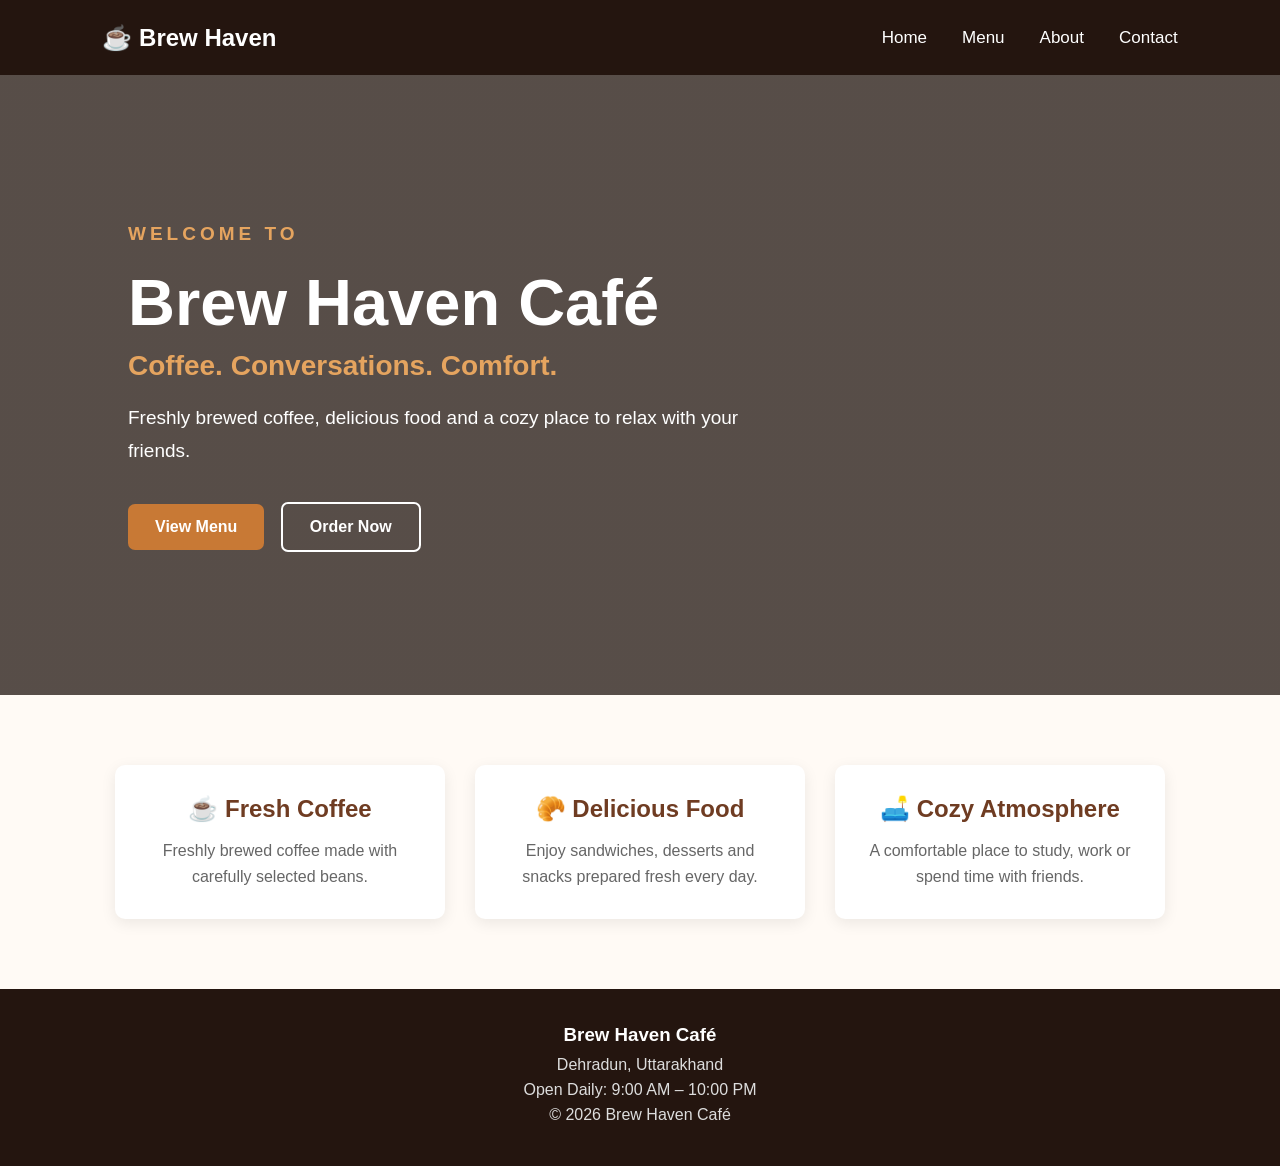
<file: index.html>
<!DOCTYPE html>
<html lang="en">

<head>
    <meta charset="UTF-8">
    <meta name="viewport" content="width=device-width, initial-scale=1.0">

    <title>Brew Haven Café</title>

    <link rel="stylesheet" href="style.css">
</head>

<body>

    <!-- Navigation Bar -->
    <nav>
        <div class="logo">☕ Brew Haven</div>

        <ul>
            <li><a href="index.html">Home</a></li>
            <li><a href="menu.html">Menu</a></li>
            <li><a href="about.html">About</a></li>
            <li><a href="contact.html">Contact</a></li>
        </ul>
    </nav>


    <!-- Main Home Section -->
    <section class="hero">

        <div class="hero-content">

            <p class="small-title">WELCOME TO</p>

            <h1>Brew Haven Café</h1>

            <h2>Coffee. Conversations. Comfort.</h2>

            <p>
                Freshly brewed coffee, delicious food and a cozy place
                to relax with your friends.
            </p>

            <div class="buttons">

                <a href="menu.html" class="btn">
                    View Menu
                </a>

                <a href="contact.html" class="btn secondary">
                    Order Now
                </a>

            </div>

        </div>

    </section>


    <!-- Features -->
    <section class="features">

        <div class="feature">
            <h2>☕ Fresh Coffee</h2>
            <p>Freshly brewed coffee made with carefully selected beans.</p>
        </div>

        <div class="feature">
            <h2>🥐 Delicious Food</h2>
            <p>Enjoy sandwiches, desserts and snacks prepared fresh every day.</p>
        </div>

        <div class="feature">
            <h2>🛋️ Cozy Atmosphere</h2>
            <p>A comfortable place to study, work or spend time with friends.</p>
        </div>

    </section>


    <!-- Footer -->
    <footer>

        <h3>Brew Haven Café</h3>

        <p>Dehradun, Uttarakhand</p>

        <p>Open Daily: 9:00 AM – 10:00 PM</p>

        <p>© 2026 Brew Haven Café</p>

    </footer>

    <script src="script.js"></script>

</body>

</html>
</file>
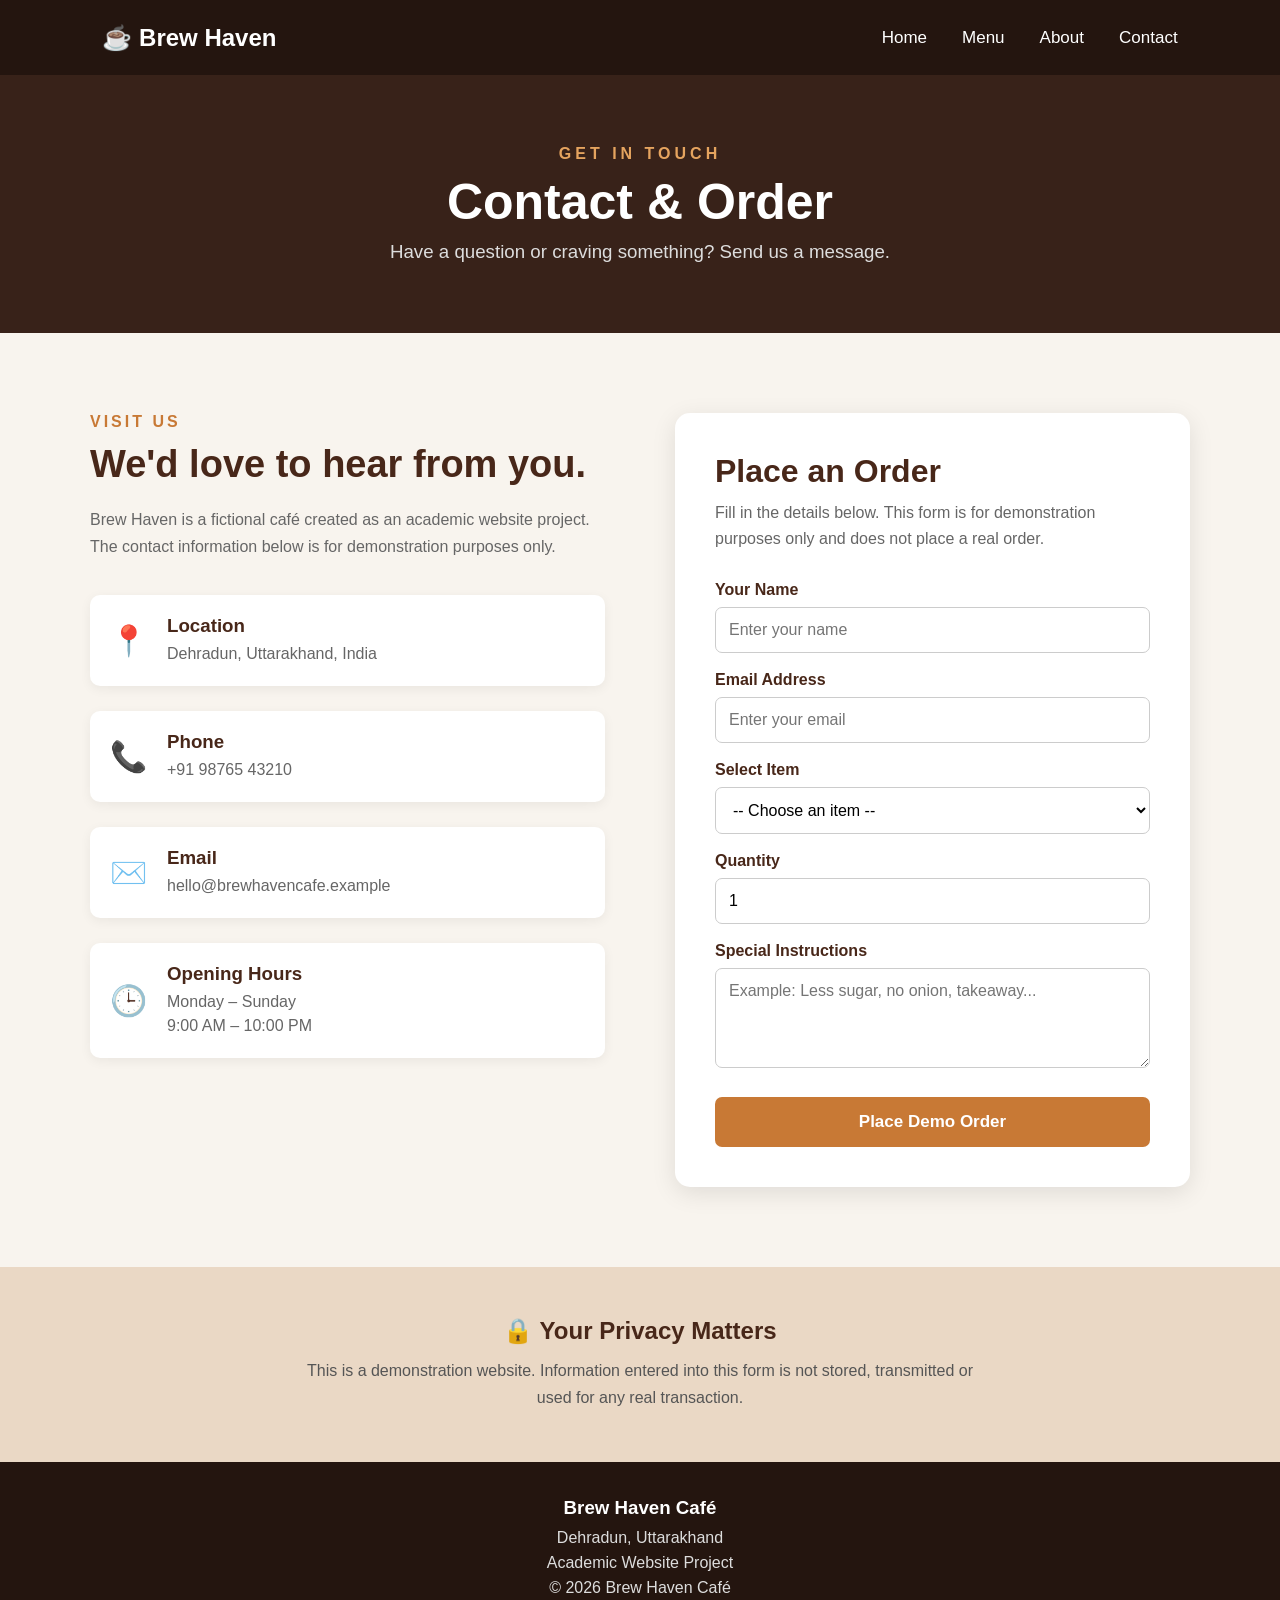
<file: contact.html>
<!DOCTYPE html>
<html lang="en">

<head>
    <meta charset="UTF-8">
    <meta name="viewport" content="width=device-width, initial-scale=1.0">

    <title>Contact & Order | Brew Haven Café</title>

    <link rel="stylesheet" href="style.css">
</head>

<body>

    <!-- Navigation -->
    <nav>

        <div class="logo">☕ Brew Haven</div>

        <ul>
            <li><a href="index.html">Home</a></li>
            <li><a href="menu.html">Menu</a></li>
            <li><a href="about.html">About</a></li>
            <li><a href="contact.html">Contact</a></li>
        </ul>

    </nav>


    <!-- Page Heading -->
    <section class="page-heading">

        <p>GET IN TOUCH</p>

        <h1>Contact & Order</h1>

        <h3>Have a question or craving something? Send us a message.</h3>

    </section>


    <!-- Contact Section -->
    <section class="contact-section">


        <!-- LEFT SIDE -->

        <div class="contact-info">

            <p class="small-title">VISIT US</p>

            <h2>We'd love to hear from you.</h2>

            <p class="contact-description">
                Brew Haven is a fictional café created as an academic
                website project. The contact information below is for
                demonstration purposes only.
            </p>


            <div class="info-box">

                <div class="info-icon">📍</div>

                <div>
                    <h3>Location</h3>
                    <p>Dehradun, Uttarakhand, India</p>
                </div>

            </div>


            <div class="info-box">

                <div class="info-icon">📞</div>

                <div>
                    <h3>Phone</h3>
                    <p>+91 98765 43210</p>
                </div>

            </div>


            <div class="info-box">

                <div class="info-icon">✉️</div>

                <div>
                    <h3>Email</h3>
                    <p>hello@brewhavencafe.example</p>
                </div>

            </div>


            <div class="info-box">

                <div class="info-icon">🕒</div>

                <div>
                    <h3>Opening Hours</h3>
                    <p>Monday – Sunday</p>
                    <p>9:00 AM – 10:00 PM</p>
                </div>

            </div>

        </div>



        <!-- RIGHT SIDE - ORDER FORM -->

        <div class="form-container">

            <h2>Place an Order</h2>

            <p>
                Fill in the details below. This form is for demonstration
                purposes only and does not place a real order.
            </p>


            <form id="orderForm">


                <label for="customerName">
                    Your Name
                </label>

                <input
    type="text"
    id="customerName"
    placeholder="Enter your name"
    minlength="2"
    maxlength="50"
    required
>


                <label for="customerEmail">
                    Email Address
                </label>

                <input
                    type="email"
                    id="customerEmail"
                    placeholder="Enter your email"
                    required
                >


                <label for="foodItem">
                    Select Item
                </label>

                <select id="foodItem" required>

                    <option value="">
                        -- Choose an item --
                    </option>

                    <option value="Cappuccino">
                        Cappuccino - ₹150
                    </option>

                    <option value="Cold Coffee">
                        Cold Coffee - ₹180
                    </option>

                    <option value="Masala Tea">
                        Masala Tea - ₹80
                    </option>

                    <option value="Veg Sandwich">
                        Veg Sandwich - ₹120
                    </option>

                    <option value="White Sauce Pasta">
                        White Sauce Pasta - ₹200
                    </option>

                    <option value="French Fries">
                        French Fries - ₹110
                    </option>

                    <option value="Chocolate Brownie">
                        Chocolate Brownie - ₹100
                    </option>

                    <option value="Butter Croissant">
                        Butter Croissant - ₹90
                    </option>

                    <option value="Cheesecake">
                        Cheesecake - ₹160
                    </option>

                </select>


                <label for="quantity">
                    Quantity
                </label>

                <input
                    type="number"
                    id="quantity"
                    value="1"
                    min="1"
                    max="10"
                    required
                >


                <label for="message">
                    Special Instructions
                </label>

                <textarea
                    id="message"
                    rows="4"
                    placeholder="Example: Less sugar, no onion, takeaway..."
                ></textarea>


                <button type="submit" class="order-button">
                    Place Demo Order
                </button>


                <div id="formMessage"></div>


            </form>

        </div>

    </section>



    <!-- Privacy Note -->

    <section class="privacy-note">

        <h2>🔒 Your Privacy Matters</h2>

        <p>
            This is a demonstration website. Information entered into
            this form is not stored, transmitted or used for any real
            transaction.
        </p>

    </section>



    <!-- Footer -->

    <footer>

        <h3>Brew Haven Café</h3>

        <p>Dehradun, Uttarakhand</p>

        <p>Academic Website Project</p>

        <p>© 2026 Brew Haven Café</p>

    </footer>


    <script src="script.js"></script>

</body>

</html>
</file>
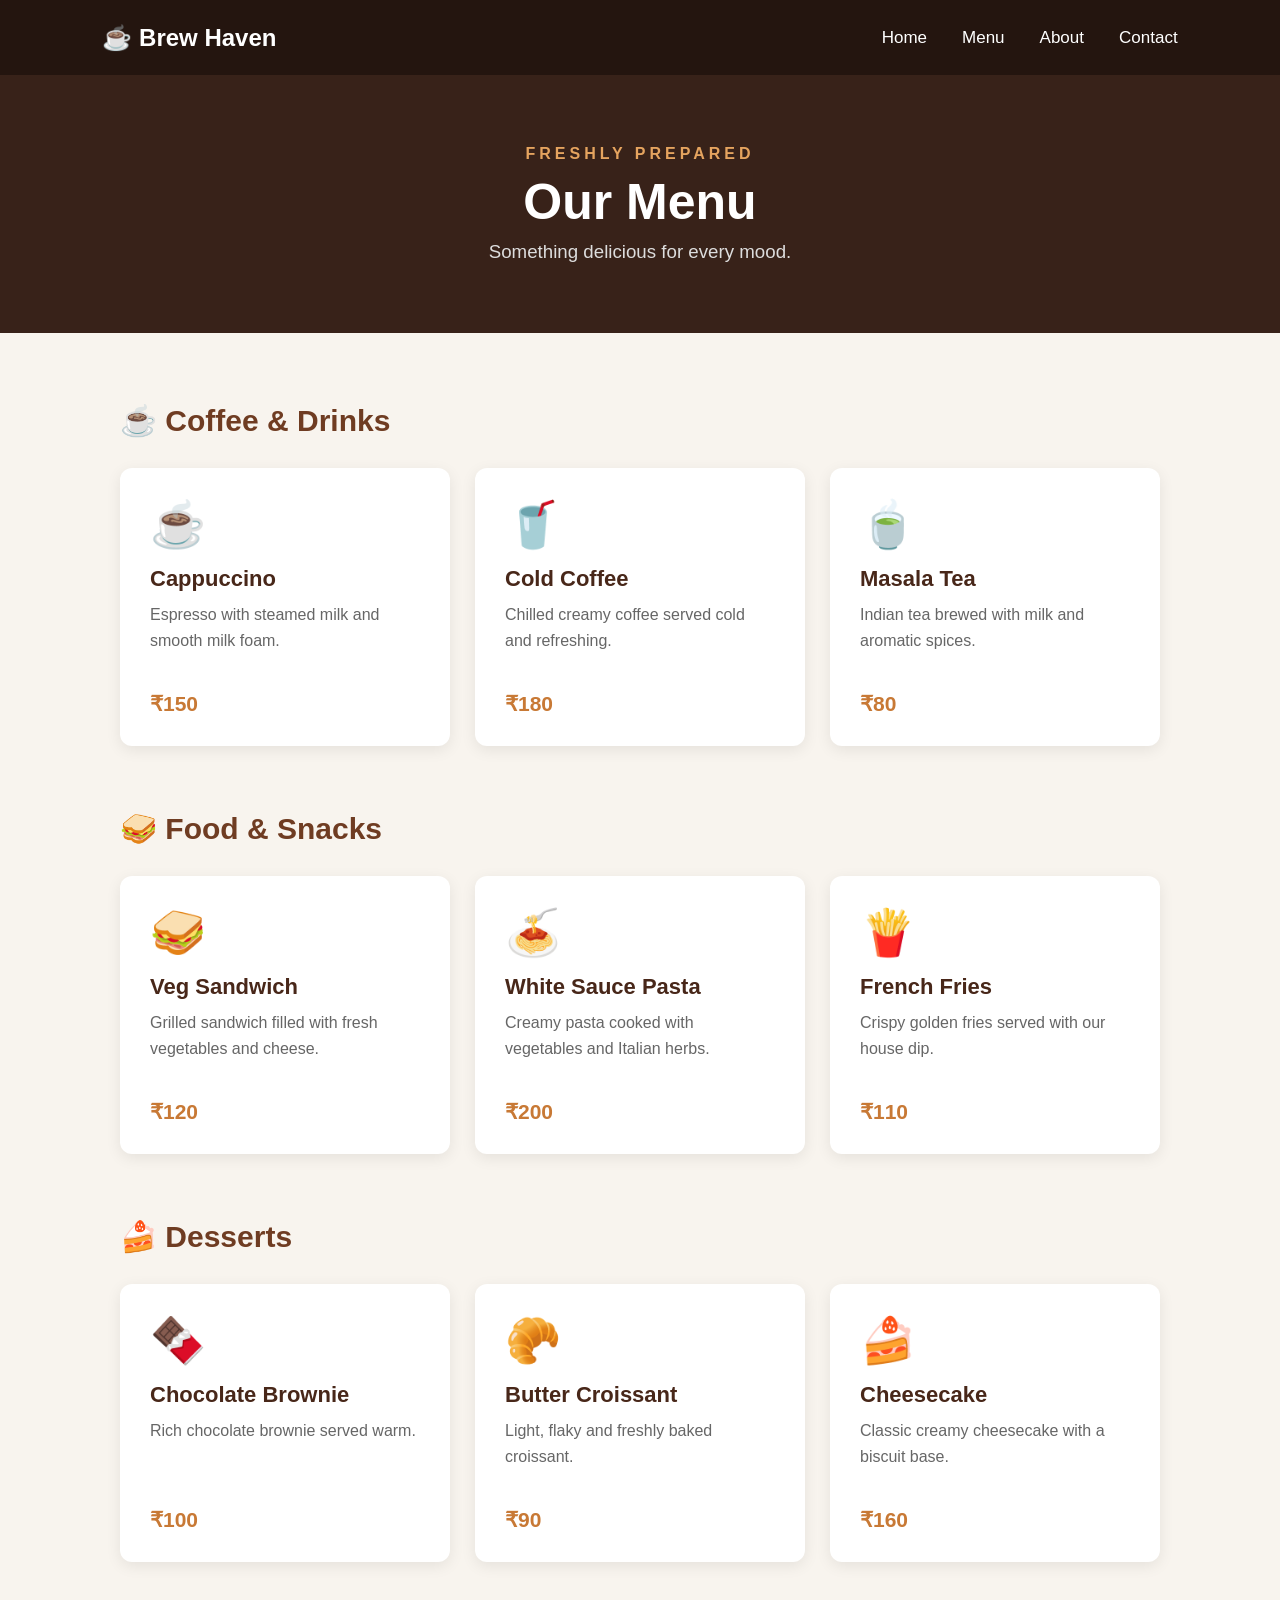
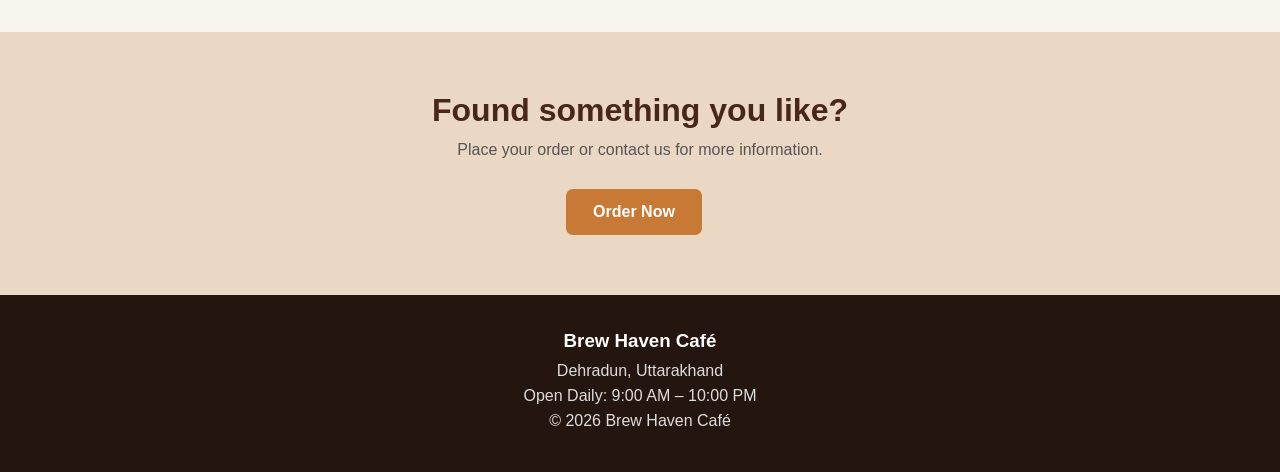
<file: menu.html>
<!DOCTYPE html>
<html lang="en">

<head>
    <meta charset="UTF-8">
    <meta name="viewport" content="width=device-width, initial-scale=1.0">

    <title>Menu | Brew Haven Café</title>

    <link rel="stylesheet" href="style.css">
</head>

<body>

    <!-- Navigation -->
    <nav>

        <div class="logo">☕ Brew Haven</div>

        <ul>
            <li><a href="index.html">Home</a></li>
            <li><a href="menu.html">Menu</a></li>
            <li><a href="about.html">About</a></li>
            <li><a href="contact.html">Contact</a></li>
        </ul>

    </nav>


    <!-- Menu Heading -->
    <section class="page-heading">

        <p>FRESHLY PREPARED</p>

        <h1>Our Menu</h1>

        <h3>Something delicious for every mood.</h3>

    </section>


    <!-- Menu -->
    <section class="menu-section">

        <h2>☕ Coffee & Drinks</h2>

        <div class="menu-grid">

            <div class="menu-card">
                <div class="food-icon">☕</div>
                <h3>Cappuccino</h3>
                <p>Espresso with steamed milk and smooth milk foam.</p>
                <span>₹150</span>
            </div>


            <div class="menu-card">
                <div class="food-icon">🥤</div>
                <h3>Cold Coffee</h3>
                <p>Chilled creamy coffee served cold and refreshing.</p>
                <span>₹180</span>
            </div>


            <div class="menu-card">
                <div class="food-icon">🍵</div>
                <h3>Masala Tea</h3>
                <p>Indian tea brewed with milk and aromatic spices.</p>
                <span>₹80</span>
            </div>

        </div>


        <h2 class="category-title">🥪 Food & Snacks</h2>

        <div class="menu-grid">

            <div class="menu-card">
                <div class="food-icon">🥪</div>
                <h3>Veg Sandwich</h3>
                <p>Grilled sandwich filled with fresh vegetables and cheese.</p>
                <span>₹120</span>
            </div>


            <div class="menu-card">
                <div class="food-icon">🍝</div>
                <h3>White Sauce Pasta</h3>
                <p>Creamy pasta cooked with vegetables and Italian herbs.</p>
                <span>₹200</span>
            </div>


            <div class="menu-card">
                <div class="food-icon">🍟</div>
                <h3>French Fries</h3>
                <p>Crispy golden fries served with our house dip.</p>
                <span>₹110</span>
            </div>

        </div>


        <h2 class="category-title">🍰 Desserts</h2>

        <div class="menu-grid">

            <div class="menu-card">
                <div class="food-icon">🍫</div>
                <h3>Chocolate Brownie</h3>
                <p>Rich chocolate brownie served warm.</p>
                <span>₹100</span>
            </div>


            <div class="menu-card">
                <div class="food-icon">🥐</div>
                <h3>Butter Croissant</h3>
                <p>Light, flaky and freshly baked croissant.</p>
                <span>₹90</span>
            </div>


            <div class="menu-card">
                <div class="food-icon">🍰</div>
                <h3>Cheesecake</h3>
                <p>Classic creamy cheesecake with a biscuit base.</p>
                <span>₹160</span>
            </div>

        </div>

    </section>


    <!-- Order Section -->

    <section class="order-banner">

        <h2>Found something you like?</h2>

        <p>Place your order or contact us for more information.</p>

        <a href="contact.html" class="btn">
            Order Now
        </a>

    </section>


    <!-- Footer -->

    <footer>

        <h3>Brew Haven Café</h3>

        <p>Dehradun, Uttarakhand</p>

        <p>Open Daily: 9:00 AM – 10:00 PM</p>

        <p>© 2026 Brew Haven Café</p>

    </footer>


    <script src="script.js"></script>

</body>

</html>
</file>
<file: style.css>
/* Remove default browser spacing */
* {
    margin: 0;
    padding: 0;
    box-sizing: border-box;
}

body {
    font-family: Arial, sans-serif;
    background-color: #f8f4ee;
    color: #2b1d16;
}


/* ---------------- NAVIGATION ---------------- */

nav {
    height: 75px;
    background-color: #24150f;

    display: flex;
    align-items: center;
    justify-content: space-between;

    padding: 0 8%;
}

.logo {
    color: #ffffff;
    font-size: 24px;
    font-weight: bold;
}

nav ul {
    display: flex;
    list-style: none;
    gap: 35px;
}

nav a {
    color: white;
    text-decoration: none;
    font-size: 17px;
}

nav a:hover {
    color: #d99b5b;
}


/* ---------------- HERO SECTION ---------------- */

.hero {
    min-height: 620px;

    display: flex;
    align-items: center;

    padding: 80px 10%;

    background:
        linear-gradient(
            rgba(25, 13, 8, 0.72),
            rgba(25, 13, 8, 0.72)
        ),
        url("https://images.unsplash.com/photo-1495474472287-4d71bcdd2085");

    background-size: cover;
    background-position: center;

    color: white;
}

.hero-content {
    max-width: 650px;
}

.small-title {
    color: #e5a45f;
    letter-spacing: 4px;
    font-weight: bold;
    margin-bottom: 15px;
}

.hero h1 {
    font-size: 65px;
    margin-bottom: 10px;
}

.hero h2 {
    font-size: 28px;
    color: #e5a45f;
    margin-bottom: 20px;
}

.hero p {
    font-size: 19px;
    line-height: 1.7;
}


/* ---------------- BUTTONS ---------------- */

.buttons {
    margin-top: 35px;
}

.btn {
    display: inline-block;

    background-color: #c87935;
    color: white;

    padding: 14px 27px;

    border-radius: 7px;

    text-decoration: none;
    font-weight: bold;

    margin-right: 12px;
}

.btn:hover {
    background-color: #a85e25;
}

.secondary {
    background-color: transparent;
    border: 2px solid white;
}

.secondary:hover {
    background-color: white;
    color: #2b1d16;
}


/* ---------------- FEATURES ---------------- */

.features {
    display: flex;
    justify-content: center;
    gap: 30px;

    padding: 70px 8%;

    background-color: #fffaf5;
}

.feature {
    max-width: 330px;

    text-align: center;

    padding: 30px;

    background-color: white;

    border-radius: 10px;

    box-shadow: 0 4px 15px rgba(0, 0, 0, 0.08);
}

.feature h2 {
    margin-bottom: 15px;
    color: #6f3c22;
}

.feature p {
    line-height: 1.6;
    color: #666;
}


/* ---------------- FOOTER ---------------- */

footer {
    background-color: #24150f;
    color: #ddd;

    text-align: center;

    padding: 35px;
}

footer h3 {
    color: white;
    margin-bottom: 10px;
}

footer p {
    margin: 7px;
}


/* ---------------- MOBILE ---------------- */

@media (max-width: 700px) {

    nav {
        padding: 0 4%;
    }

    .logo {
        font-size: 18px;
    }

    nav ul {
        gap: 12px;
    }

    nav a {
        font-size: 14px;
    }

    .hero {
        min-height: 550px;
        padding: 60px 7%;
    }

    .hero h1 {
        font-size: 45px;
    }

    .hero h2 {
        font-size: 22px;
    }

    .features {
        flex-direction: column;
        align-items: center;
    }
}
/* ========================================
   MENU PAGE
======================================== */

.page-heading {
    background-color: #382219;
    color: white;
    text-align: center;
    padding: 70px 20px;
}

.page-heading p {
    color: #e5a45f;
    letter-spacing: 4px;
    font-weight: bold;
    margin-bottom: 10px;
}

.page-heading h1 {
    font-size: 50px;
    margin-bottom: 10px;
}

.page-heading h3 {
    font-weight: normal;
    color: #ddd;
}


.menu-section {
    max-width: 1100px;
    margin: auto;
    padding: 70px 30px;
}

.menu-section > h2 {
    color: #6f3c22;
    font-size: 30px;
    margin-bottom: 30px;
}


.menu-grid {
    display: grid;

    grid-template-columns:
        repeat(3, 1fr);

    gap: 25px;
}


.menu-card {
    background-color: white;

    padding: 30px;

    border-radius: 12px;

    box-shadow:
        0 4px 15px rgba(0,0,0,0.08);

    transition: 0.3s;
}


.menu-card:hover {
    transform: translateY(-6px);

    box-shadow:
        0 8px 25px rgba(0,0,0,0.14);
}


.food-icon {
    font-size: 45px;
    margin-bottom: 15px;
}


.menu-card h3 {
    font-size: 22px;
    margin-bottom: 10px;
    color: #482719;
}


.menu-card p {
    color: #666;
    line-height: 1.6;
    min-height: 75px;
}


.menu-card span {
    display: block;

    margin-top: 15px;

    font-size: 21px;
    font-weight: bold;

    color: #c87935;
}


.category-title {
    margin-top: 65px;
}


.order-banner {
    background-color: #ead8c5;

    text-align: center;

    padding: 60px 20px;
}


.order-banner h2 {
    font-size: 32px;
    color: #482719;
}


.order-banner p {
    margin: 12px 0 30px;
    color: #555;
}


/* Menu mobile layout */

@media (max-width: 700px) {

    .menu-grid {
        grid-template-columns: 1fr;
    }

    .page-heading h1 {
        font-size: 40px;
    }

}
/* ========================================
   ABOUT PAGE
======================================== */

.about-section {
    max-width: 1100px;
    margin: auto;

    padding: 80px 30px;

    display: grid;
    grid-template-columns: 1fr 1fr;

    gap: 60px;
    align-items: center;
}


.about-image img {
    width: 100%;
    height: 450px;

    object-fit: cover;

    border-radius: 15px;

    box-shadow:
        0 8px 25px rgba(0,0,0,0.15);
}


.about-content h2 {
    font-size: 38px;

    color: #482719;

    margin-bottom: 25px;
}


.about-content p {
    color: #555;

    line-height: 1.8;

    margin-bottom: 18px;
}


.about-content .small-title {
    color: #c87935;
    font-weight: bold;

    letter-spacing: 3px;

    margin-bottom: 12px;
}


/* VALUES */

.values-section {
    background-color: #fffaf5;

    padding: 80px 30px;

    text-align: center;
}


.values-section > h2 {
    font-size: 40px;

    color: #482719;

    margin: 10px 0 40px;
}


.values-section .small-title {
    color: #c87935;

    letter-spacing: 3px;

    font-weight: bold;
}


.values-grid {
    max-width: 1000px;

    margin: auto;

    display: grid;

    grid-template-columns:
        repeat(3, 1fr);

    gap: 25px;
}


.value-card {
    background-color: white;

    padding: 35px 25px;

    border-radius: 12px;

    box-shadow:
        0 4px 15px rgba(0,0,0,0.08);
}


.value-icon {
    font-size: 45px;

    margin-bottom: 15px;
}


.value-card h3 {
    color: #482719;

    font-size: 22px;

    margin-bottom: 12px;
}


.value-card p {
    color: #666;

    line-height: 1.6;
}


/* ABOUT PAGE MOBILE */

@media (max-width: 700px) {

    .about-section {
        grid-template-columns: 1fr;

        padding: 50px 25px;
    }

    .about-image img {
        height: 300px;
    }

    .about-content h2 {
        font-size: 30px;
    }

    .values-grid {
        grid-template-columns: 1fr;
    }

}
/* =========================================
   ABOUT PAGE - FIXED VERSION
========================================= */

.about-section {
    width: 90%;
    max-width: 1100px;
    margin: 0 auto;
    padding: 80px 0;

    display: grid;
    grid-template-columns: 1fr 1fr;
    gap: 60px;

    align-items: center;
}

.about-image {
    width: 100%;
}

.about-image img {
    display: block;
    width: 100%;
    height: 420px;

    object-fit: cover;

    border-radius: 15px;

    box-shadow: 0 8px 25px rgba(0, 0, 0, 0.15);
}

.about-content {
    width: 100%;
}

.about-content .small-title {
    color: #c87935;
    font-weight: bold;
    letter-spacing: 3px;
    margin-bottom: 12px;
}

.about-content h2 {
    font-size: 38px;
    color: #482719;
    margin-bottom: 25px;
    line-height: 1.2;
}

.about-content p {
    color: #555;
    font-size: 17px;
    line-height: 1.8;
    margin-bottom: 18px;
}


/* VALUES SECTION */

.values-section {
    background-color: #fffaf5;

    padding: 80px 30px;

    text-align: center;
}

.values-section > .small-title {
    color: #c87935;

    letter-spacing: 3px;

    font-weight: bold;

    margin-bottom: 10px;
}

.values-section > h2 {
    font-size: 40px;

    color: #482719;

    margin-bottom: 40px;
}

.values-grid {
    width: 90%;
    max-width: 1000px;

    margin: 0 auto;

    display: grid;

    grid-template-columns: repeat(3, 1fr);

    gap: 25px;
}

.value-card {
    background-color: white;

    padding: 35px 25px;

    border-radius: 12px;

    box-shadow: 0 4px 15px rgba(0, 0, 0, 0.08);

    transition: 0.3s;
}

.value-card:hover {
    transform: translateY(-5px);
}

.value-icon {
    font-size: 45px;

    margin-bottom: 15px;
}

.value-card h3 {
    color: #482719;

    font-size: 22px;

    margin-bottom: 12px;
}

.value-card p {
    color: #666;

    line-height: 1.6;
}


/* ABOUT PAGE MOBILE */

@media (max-width: 700px) {

    .about-section {
        grid-template-columns: 1fr;

        width: 88%;

        padding: 50px 0;

        gap: 35px;
    }

    .about-image img {
        height: 300px;
    }

    .about-content h2 {
        font-size: 30px;
    }

    .values-grid {
        grid-template-columns: 1fr;
    }

}
/* ========================================
   CONTACT & ORDER PAGE
======================================== */

.contact-section {
    width: 90%;
    max-width: 1100px;

    margin: 0 auto;

    padding: 80px 0;

    display: grid;

    grid-template-columns: 1fr 1fr;

    gap: 70px;
}


/* CONTACT INFORMATION */

.contact-info .small-title {
    color: #c87935;

    letter-spacing: 3px;

    font-weight: bold;

    margin-bottom: 12px;
}


.contact-info > h2 {
    font-size: 38px;

    color: #482719;

    margin-bottom: 20px;
}


.contact-description {
    color: #666;

    line-height: 1.7;

    margin-bottom: 35px;
}


.info-box {
    display: flex;

    align-items: center;

    gap: 20px;

    margin-bottom: 25px;

    padding: 20px;

    background-color: white;

    border-radius: 10px;

    box-shadow:
        0 3px 12px rgba(0,0,0,0.06);
}


.info-icon {
    font-size: 30px;
}


.info-box h3 {
    color: #482719;

    margin-bottom: 5px;
}


.info-box p {
    color: #666;

    line-height: 1.5;
}


/* ORDER FORM */

.form-container {
    background-color: white;

    padding: 40px;

    border-radius: 15px;

    box-shadow:
        0 6px 25px rgba(0,0,0,0.10);
}


.form-container > h2 {
    color: #482719;

    font-size: 32px;

    margin-bottom: 10px;
}


.form-container > p {
    color: #666;

    line-height: 1.6;

    margin-bottom: 30px;
}


form label {
    display: block;

    color: #482719;

    font-weight: bold;

    margin: 18px 0 8px;
}


form input,
form select,
form textarea {
    width: 100%;

    padding: 13px;

    border: 1px solid #ccc;

    border-radius: 7px;

    font-family: Arial, sans-serif;

    font-size: 16px;

    background-color: white;
}


form input:focus,
form select:focus,
form textarea:focus {
    outline: 2px solid #c87935;

    border-color: #c87935;
}


.order-button {
    width: 100%;

    margin-top: 25px;

    padding: 15px;

    border: none;

    border-radius: 7px;

    background-color: #c87935;

    color: white;

    font-size: 17px;

    font-weight: bold;

    cursor: pointer;
}


.order-button:hover {
    background-color: #a85e25;
}


/* FORM MESSAGE */

#formMessage {
    display: none;

    margin-top: 20px;

    padding: 15px;

    border-radius: 7px;

    line-height: 1.6;
}


.success-message {
    display: block !important;

    background-color: #e7f6e7;

    color: #245c24;

    border: 1px solid #a9d5a9;
}


.error-message {
    display: block !important;

    background-color: #fdeaea;

    color: #8b2525;

    border: 1px solid #e4aaaa;
}


/* PRIVACY */

.privacy-note {
    text-align: center;

    background-color: #ead8c5;

    padding: 50px 20px;
}


.privacy-note h2 {
    color: #482719;

    margin-bottom: 12px;
}


.privacy-note p {
    max-width: 700px;

    margin: auto;

    color: #555;

    line-height: 1.7;
}


/* CONTACT MOBILE */

@media (max-width: 700px) {

    .contact-section {
        grid-template-columns: 1fr;

        gap: 40px;

        padding: 50px 0;
    }


    .contact-info > h2 {
        font-size: 30px;
    }


    .form-container {
        padding: 25px;
    }

}

/* CONTACT PAGE EMERGENCY FIX */


/* Paste the Contact CSS BELOW this line */

.contact-section {
    width: 90%;
    max-width: 1100px;
    margin: 0 auto;
    
    /* rest of the code... */
}
/* ========================================
   CONTACT & ORDER PAGE
======================================== */

.contact-section {
    width: 90%;
    max-width: 1100px;

    margin: 0 auto;

    padding: 80px 0;

    display: grid;

    grid-template-columns: 1fr 1fr;

    gap: 70px;
}


/* CONTACT INFORMATION */

.contact-info .small-title {
    color: #c87935;

    letter-spacing: 3px;

    font-weight: bold;

    margin-bottom: 12px;
}


.contact-info > h2 {
    font-size: 38px;

    color: #482719;

    margin-bottom: 20px;
}


.contact-description {
    color: #666;

    line-height: 1.7;

    margin-bottom: 35px;
}


.info-box {
    display: flex;

    align-items: center;

    gap: 20px;

    margin-bottom: 25px;

    padding: 20px;

    background-color: white;

    border-radius: 10px;

    box-shadow:
        0 3px 12px rgba(0,0,0,0.06);
}


.info-icon {
    font-size: 30px;
}


.info-box h3 {
    color: #482719;

    margin-bottom: 5px;
}


.info-box p {
    color: #666;

    line-height: 1.5;
}


/* ORDER FORM */

.form-container {
    background-color: white;

    padding: 40px;

    border-radius: 15px;

    box-shadow:
        0 6px 25px rgba(0,0,0,0.10);
}


.form-container > h2 {
    color: #482719;

    font-size: 32px;

    margin-bottom: 10px;
}


.form-container > p {
    color: #666;

    line-height: 1.6;

    margin-bottom: 30px;
}


form label {
    display: block;

    color: #482719;

    font-weight: bold;

    margin: 18px 0 8px;
}


form input,
form select,
form textarea {
    width: 100%;

    padding: 13px;

    border: 1px solid #ccc;

    border-radius: 7px;

    font-family: Arial, sans-serif;

    font-size: 16px;

    background-color: white;
}


form input:focus,
form select:focus,
form textarea:focus {
    outline: 2px solid #c87935;

    border-color: #c87935;
}


.order-button {
    width: 100%;

    margin-top: 25px;

    padding: 15px;

    border: none;

    border-radius: 7px;

    background-color: #c87935;

    color: white;

    font-size: 17px;

    font-weight: bold;

    cursor: pointer;
}


.order-button:hover {
    background-color: #a85e25;
}


/* FORM MESSAGE */

#formMessage {
    display: none;

    margin-top: 20px;

    padding: 15px;

    border-radius: 7px;

    line-height: 1.6;
}


.success-message {
    display: block !important;

    background-color: #e7f6e7;

    color: #245c24;

    border: 1px solid #a9d5a9;
}


.error-message {
    display: block !important;

    background-color: #fdeaea;

    color: #8b2525;

    border: 1px solid #e4aaaa;
}


/* PRIVACY */

.privacy-note {
    text-align: center;

    background-color: #ead8c5;

    padding: 50px 20px;
}


.privacy-note h2 {
    color: #482719;

    margin-bottom: 12px;
}


.privacy-note p {
    max-width: 700px;

    margin: auto;

    color: #555;

    line-height: 1.7;
}


/* CONTACT MOBILE */

@media (max-width: 700px) {

    .contact-section {
        grid-template-columns: 1fr;

        gap: 40px;

        padding: 50px 0;
    }


    .contact-info > h2 {
        font-size: 30px;
    }


    .form-container {
        padding: 25px;
    }

}
@media (max-width: 700px) {

    .contact-section {
        grid-template-columns: 1fr;
        gap: 40px;
        padding: 50px 0;
    }

    .contact-info > h2 {
        font-size: 30px;
    }

    .form-container {
        padding: 25px;
    }
}
/* ========================================
   MOBILE NAVIGATION FIX
======================================== */

@media (max-width: 700px) {

    nav {
        height: auto;
        padding: 18px 20px;

        flex-direction: column;

        gap: 15px;
    }

    .logo {
        font-size: 20px;
    }

    nav ul {
        width: 100%;

        display: flex;

        justify-content: center;

        flex-wrap: wrap;

        gap: 8px 20px;
    }

    nav a {
        font-size: 15px;

        padding: 6px 3px;
    }

}
</file>
